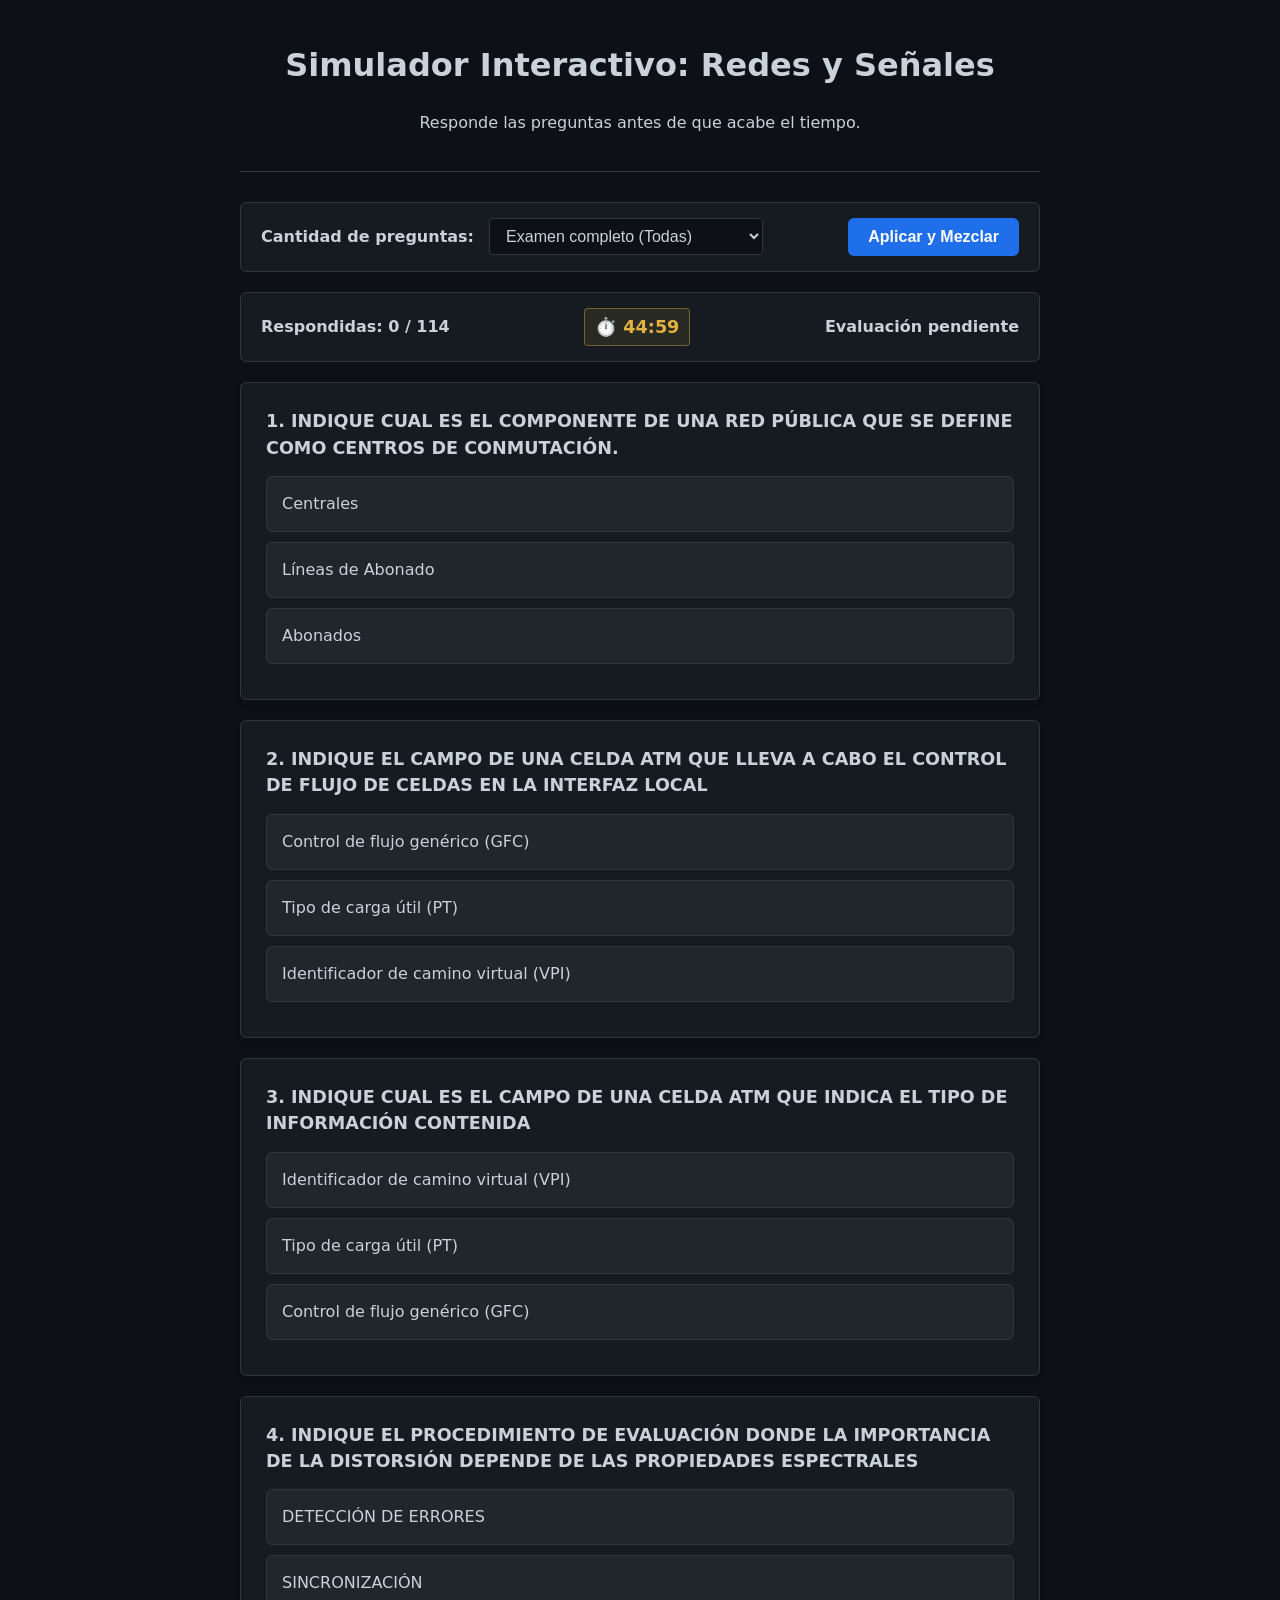
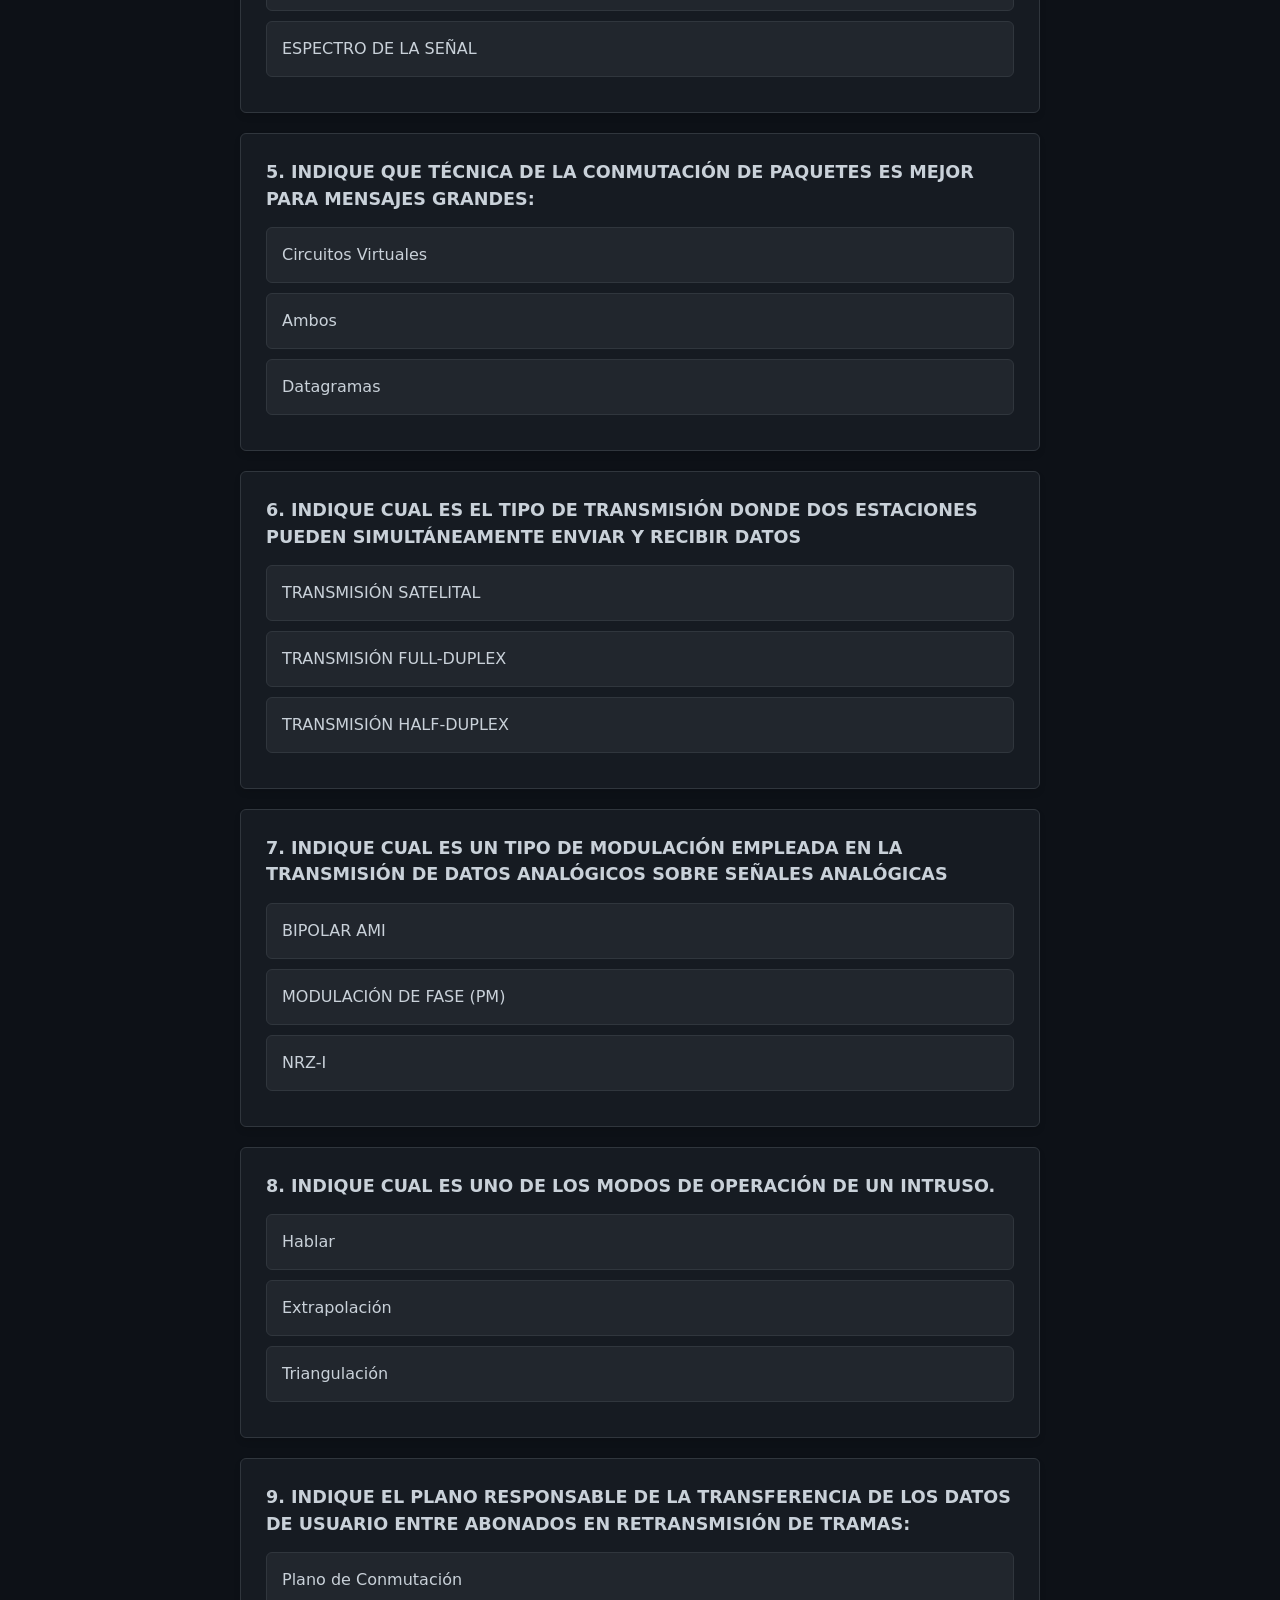
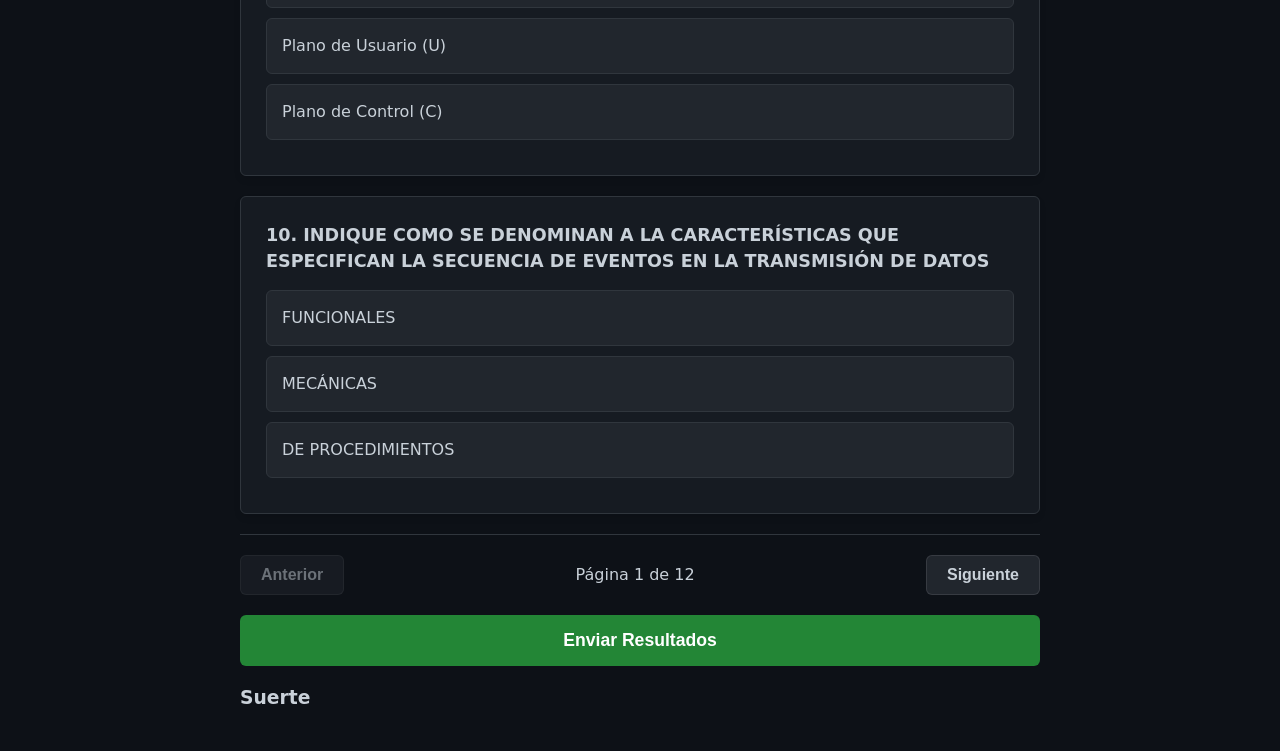
<file: index.html>
<!DOCTYPE html>
<html lang="es">
<head>
    <meta charset="UTF-8">
    <meta name="viewport" content="width=device-width, initial-scale=1.0">
    <title>Simulador de Examen - Redes y Señales</title>
    <link rel="stylesheet" href="./style.css">
</head>
<body>

    <header>
        <h1>Simulador Interactivo: Redes y Señales</h1>
        <p>Responde las preguntas antes de que acabe el tiempo.</p>
    </header>
    <div class="setup-bar">
        <div>
            <label for="question-count" style="margin-right: 10px;"><strong>Cantidad de preguntas:</strong></label>
            <select id="question-count" onchange="restartQuiz()">
                <option value="10">Simulacro corto (10 preguntas)</option>
                <option value="20">Simulacro medio (20 preguntas)</option>
                <option value="50">Simulacro largo (50 preguntas)</option>
                <option value="all" selected>Examen completo (Todas)</option>
            </select>
        </div>
        <button onclick="restartQuiz()" style="background-color: var(--accent); color: white; margin: 0; border: none;">Aplicar y Mezclar</button>
    </div>

    <div class="stats">
        <span id="progress">Respondidas: 0 / 114</span>
        <span id="timer">⏱️ </span>
        <span id="score">Evaluación pendiente</span>
    </div>

    <div id="tabs-container" class="tabs hidden">
        <button id="tab-all" class="tab-btn active" onclick="setFilter('all')">Todas</button>
        <button id="tab-correct" class="tab-btn" onclick="setFilter('correct')">Aciertos</button>
        <button id="tab-incorrect" class="tab-btn" onclick="setFilter('incorrect')">Fallos</button>
    </div>

    <div id="quiz-container"></div>

    <div class="controls">
        <button id="btn-prev" onclick="changePage(-1)">Anterior</button>
        <span id="page-info">Página 1 de X</span>
        <button id="btn-next" onclick="changePage(1)">Siguiente</button>
    </div>

    <button id="btn-submit" class="submit-btn" onclick="submitExam(false)">Enviar Resultados</button>

    <button id="btn-restart" class="submit-btn hidden" onclick="restartQuiz()" style="background-color: var(--accent);">Reiniciar Cuestionario (Nueva Mezcla)</button>
    <about><h3>Suerte</h3></about>

    <script src="preguntas.js"></script>
    
    <script src="script.js"></script>

</body>
</html>
</file>
<file: style.css>
:root {
    --bg-color: #0d1117;
    --panel-bg: #161b22;
    --text-color: #c9d1d9;
    --border-color: #30363d;
    --hover-bg: #21262d;
    --accent: #1f6feb;
    --correct: #238636;
    --incorrect: #da3633;
}
body {
    font-family: 'Segoe UI', system-ui, -apple-system, sans-serif;
    background-color: var(--bg-color);
    color: var(--text-color);
    max-width: 800px;
    margin: 0 auto;
    padding: 20px;
    line-height: 1.5;
}
header {
    border-bottom: 1px solid var(--border-color);
    padding-bottom: 20px;
    margin-bottom: 30px;
    text-align: center;
}
.stats {
    display: flex;
    justify-content: space-between;
    align-items: center;
    background-color: var(--panel-bg);
    padding: 15px 20px;
    border-radius: 6px;
    border: 1px solid var(--border-color);
    margin-bottom: 20px;
    font-weight: bold;
    position: sticky;
    top: 10px;
    z-index: 100;
}
#timer {
    color: #e3b341;
    font-size: 1.1em;
    background: rgba(227, 179, 65, 0.1);
    padding: 5px 10px;
    border-radius: 4px;
    border: 1px solid rgba(227, 179, 65, 0.4);
}
.timer-danger {
    color: var(--incorrect) !important;
    background: rgba(218, 54, 51, 0.1) !important;
    border-color: var(--incorrect) !important;
    animation: pulse 1s infinite;
}
@keyframes pulse {
    0% { opacity: 1; }
    50% { opacity: 0.7; }
    100% { opacity: 1; }
}
.tabs {
    display: flex;
    gap: 10px;
    margin-bottom: 20px;
}
.tab-btn {
    flex: 1;
    padding: 12px;
    background-color: var(--panel-bg);
    border: 1px solid var(--border-color);
    color: var(--text-color);
    border-radius: 6px;
    cursor: pointer;
    font-weight: bold;
    transition: 0.2s;
}
.tab-btn:hover {
    background-color: var(--hover-bg);
}
.tab-btn.active {
    background-color: var(--accent);
    border-color: #388bfd;
    color: white;
}
.question-card {
    background-color: var(--panel-bg);
    border: 1px solid var(--border-color);
    border-radius: 6px;
    padding: 25px;
    margin-bottom: 20px;
    box-shadow: 0 4px 6px rgba(0,0,0,0.1);
}
.question-text {
    font-size: 1.1em;
    margin-bottom: 15px;
    font-weight: 600;
}
.options {
    list-style-type: none;
    padding: 0;
    margin: 0;
}
.option {
    background-color: var(--hover-bg);
    margin: 10px 0;
    padding: 15px;
    border-radius: 6px;
    cursor: pointer;
    border: 1px solid var(--border-color);
    transition: all 0.2s ease;
}
.option:hover:not(.disabled) {
    border-color: #8b949e;
    background-color: #30363d;
}
.option.selected {
    border-color: var(--accent);
    background-color: rgba(31, 111, 235, 0.15);
}
.option.correct {
    background-color: rgba(35, 134, 54, 0.2) !important;
    border-color: var(--correct) !important;
    color: #3fb950;
}
.option.incorrect {
    background-color: rgba(218, 54, 51, 0.2) !important;
    border-color: var(--incorrect) !important;
    color: #ff7b72;
}
.disabled {
    pointer-events: none;
}
.feedback {
    margin-top: 15px;
    font-weight: bold;
    display: none;
}
.controls {
    display: flex;
    justify-content: space-between;
    align-items: center;
    margin-top: 20px;
    padding-top: 20px;
    border-top: 1px solid var(--border-color);
}
button {
    background-color: #21262d;
    color: #c9d1d9;
    border: 1px solid rgba(240, 246, 252, 0.1);
    padding: 10px 20px;
    border-radius: 6px;
    font-size: 1em;
    cursor: pointer;
    font-weight: 600;
    transition: 0.2s;
}
button:hover:not(:disabled) {
    background-color: #30363d;
    border-color: #8b949e;
}
button:disabled {
    opacity: 0.5;
    cursor: not-allowed;
}
.submit-btn {
    background-color: var(--correct);
    color: white;
    border: none;
    width: 100%;
    padding: 15px;
    font-size: 1.1em;
    margin-top: 20px;
}
.submit-btn:hover:not(:disabled) {
    background-color: #2ea043;
}
.hidden {
    display: none !important;
}
.explanation {
    margin-top: 15px;
    padding: 12px 15px;
    background-color: rgba(31, 111, 235, 0.1);
    border-left: 4px solid var(--accent);
    border-radius: 4px;
    display: none; /* Se mantiene oculto hasta enviar los resultados */
    font-size: 0.95em;
    color: #c9d1d9;
}
.question-image {
    max-width: 100%;
    height: auto; /* Mantiene la proporción original de la imagen */
    display: block;
    margin: 15px auto; /* Centra la imagen y le da respiro arriba y abajo */
    border-radius: 8px;
    background-color: #f0f6fc; /* Fondo claro sutil para que contrasten los gráficos */
    padding: 15px;
    box-sizing: border-box;
    border: 1px solid var(--border-color);
    box-shadow: 0 2px 4px rgba(0,0,0,0.2);
}
.setup-bar {
    background-color: var(--panel-bg);
    border: 1px solid var(--border-color);
    border-radius: 6px;
    padding: 15px 20px;
    margin-bottom: 20px;
    display: flex;
    justify-content: space-between;
    align-items: center;
    flex-wrap: wrap;
    gap: 15px;
}
.setup-bar select {
    background-color: var(--bg-color);
    color: var(--text-color);
    border: 1px solid var(--border-color);
    padding: 8px 12px;
    border-radius: 4px;
    font-size: 1em;
    outline: none;
    cursor: pointer;
}
.setup-bar select:focus {
    border-color: var(--accent);
}
#about{
    display: flex;
    width: 100%;
    align-items: center;
}
</file>
